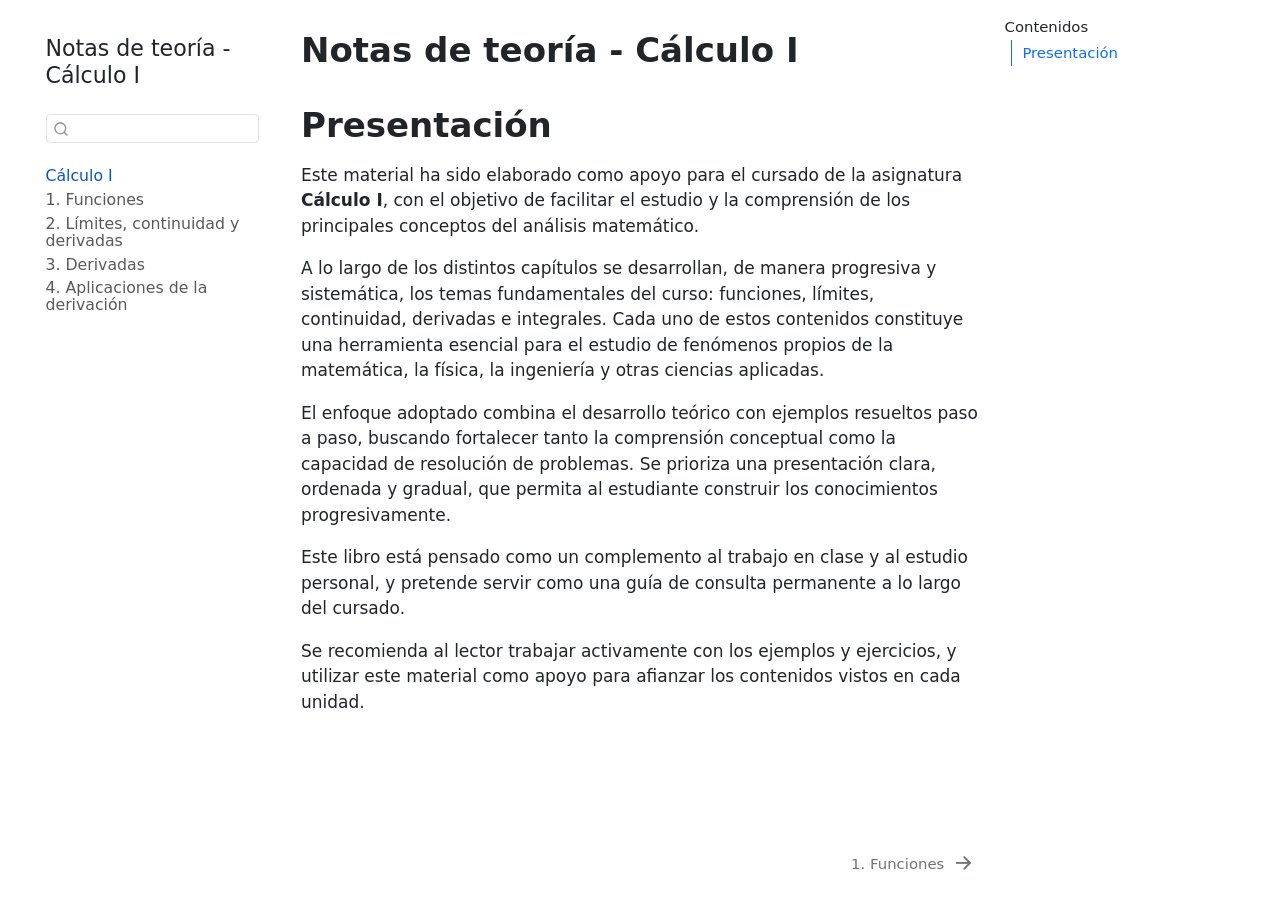
<file: _book/index.html>
<!DOCTYPE html>
<html xmlns="http://www.w3.org/1999/xhtml" lang="en" xml:lang="en"><head>

<meta charset="utf-8">
<meta name="generator" content="quarto-1.8.26">

<meta name="viewport" content="width=device-width, initial-scale=1.0, user-scalable=yes">


<title>Notas de teoría - Cálculo I</title>
<style>
code{white-space: pre-wrap;}
span.smallcaps{font-variant: small-caps;}
div.columns{display: flex; gap: min(4vw, 1.5em);}
div.column{flex: auto; overflow-x: auto;}
div.hanging-indent{margin-left: 1.5em; text-indent: -1.5em;}
ul.task-list{list-style: none;}
ul.task-list li input[type="checkbox"] {
  width: 0.8em;
  margin: 0 0.8em 0.2em -1em; /* quarto-specific, see https://github.com/quarto-dev/quarto-cli/issues/4556 */ 
  vertical-align: middle;
}
</style>


<script src="site_libs/quarto-nav/quarto-nav.js"></script>
<script src="site_libs/quarto-nav/headroom.min.js"></script>
<script src="site_libs/clipboard/clipboard.min.js"></script>
<script src="site_libs/quarto-search/autocomplete.umd.js"></script>
<script src="site_libs/quarto-search/fuse.min.js"></script>
<script src="site_libs/quarto-search/quarto-search.js"></script>
<meta name="quarto:offset" content="./">
<link href="./cap1.html" rel="next">
<script src="site_libs/quarto-html/quarto.js" type="module"></script>
<script src="site_libs/quarto-html/tabsets/tabsets.js" type="module"></script>
<script src="site_libs/quarto-html/axe/axe-check.js" type="module"></script>
<script src="site_libs/quarto-html/popper.min.js"></script>
<script src="site_libs/quarto-html/tippy.umd.min.js"></script>
<script src="site_libs/quarto-html/anchor.min.js"></script>
<link href="site_libs/quarto-html/tippy.css" rel="stylesheet">
<link href="site_libs/quarto-html/quarto-syntax-highlighting-587c61ba64f3a5504c4d52d930310e48.css" rel="stylesheet" id="quarto-text-highlighting-styles">
<script src="site_libs/bootstrap/bootstrap.min.js"></script>
<link href="site_libs/bootstrap/bootstrap-icons.css" rel="stylesheet">
<link href="site_libs/bootstrap/bootstrap-d9ea66fcd6c317012447f26e9c021348.min.css" rel="stylesheet" append-hash="true" id="quarto-bootstrap" data-mode="light">
<script id="quarto-search-options" type="application/json">{
  "location": "sidebar",
  "copy-button": false,
  "collapse-after": 3,
  "panel-placement": "start",
  "type": "textbox",
  "limit": 50,
  "keyboard-shortcut": [
    "f",
    "/",
    "s"
  ],
  "show-item-context": false,
  "language": {
    "search-no-results-text": "No results",
    "search-matching-documents-text": "matching documents",
    "search-copy-link-title": "Copy link to search",
    "search-hide-matches-text": "Hide additional matches",
    "search-more-match-text": "more match in this document",
    "search-more-matches-text": "more matches in this document",
    "search-clear-button-title": "Clear",
    "search-text-placeholder": "",
    "search-detached-cancel-button-title": "Cancel",
    "search-submit-button-title": "Submit",
    "search-label": "Search"
  }
}</script>


</head>

<body class="nav-sidebar floating quarto-light">

<div id="quarto-search-results"></div>
  <header id="quarto-header" class="headroom fixed-top">
  <nav class="quarto-secondary-nav">
    <div class="container-fluid d-flex">
      <button type="button" class="quarto-btn-toggle btn" data-bs-toggle="collapse" role="button" data-bs-target=".quarto-sidebar-collapse-item" aria-controls="quarto-sidebar" aria-expanded="false" aria-label="Toggle sidebar navigation" onclick="if (window.quartoToggleHeadroom) { window.quartoToggleHeadroom(); }">
        <i class="bi bi-layout-text-sidebar-reverse"></i>
      </button>
        <nav class="quarto-page-breadcrumbs" aria-label="breadcrumb"><ol class="breadcrumb"><li class="breadcrumb-item"><a href="./index.html"><span class="chapter-title">Cálculo I</span></a></li></ol></nav>
        <a class="flex-grow-1" role="navigation" data-bs-toggle="collapse" data-bs-target=".quarto-sidebar-collapse-item" aria-controls="quarto-sidebar" aria-expanded="false" aria-label="Toggle sidebar navigation" onclick="if (window.quartoToggleHeadroom) { window.quartoToggleHeadroom(); }">      
        </a>
      <button type="button" class="btn quarto-search-button" aria-label="Search" onclick="window.quartoOpenSearch();">
        <i class="bi bi-search"></i>
      </button>
    </div>
  </nav>
</header>
<!-- content -->
<div id="quarto-content" class="quarto-container page-columns page-rows-contents page-layout-article">
<!-- sidebar -->
  <nav id="quarto-sidebar" class="sidebar collapse collapse-horizontal quarto-sidebar-collapse-item sidebar-navigation floating overflow-auto">
    <div class="pt-lg-2 mt-2 text-left sidebar-header">
    <div class="sidebar-title mb-0 py-0">
      <a href="./">Notas de teoría - Cálculo I</a> 
    </div>
      </div>
        <div class="mt-2 flex-shrink-0 align-items-center">
        <div class="sidebar-search">
        <div id="quarto-search" class="" title="Search"></div>
        </div>
        </div>
    <div class="sidebar-menu-container"> 
    <ul class="list-unstyled mt-1">
        <li class="sidebar-item">
  <div class="sidebar-item-container"> 
  <a href="./index.html" class="sidebar-item-text sidebar-link active"><span class="chapter-title">Cálculo I</span></a>
  </div>
</li>
        <li class="sidebar-item">
  <div class="sidebar-item-container"> 
  <a href="./cap1.html" class="sidebar-item-text sidebar-link"><span class="chapter-title">1. Funciones</span></a>
  </div>
</li>
        <li class="sidebar-item">
  <div class="sidebar-item-container"> 
  <a href="./cap2.html" class="sidebar-item-text sidebar-link"><span class="chapter-title">2. Límites, continuidad y derivadas</span></a>
  </div>
</li>
        <li class="sidebar-item">
  <div class="sidebar-item-container"> 
  <a href="./cap3.html" class="sidebar-item-text sidebar-link"><span class="chapter-title">3. Derivadas</span></a>
  </div>
</li>
        <li class="sidebar-item">
  <div class="sidebar-item-container"> 
  <a href="./cap4.html" class="sidebar-item-text sidebar-link"><span class="chapter-title">4. Aplicaciones de la derivación</span></a>
  </div>
</li>
    </ul>
    </div>
</nav>
<div id="quarto-sidebar-glass" class="quarto-sidebar-collapse-item" data-bs-toggle="collapse" data-bs-target=".quarto-sidebar-collapse-item"></div>
<!-- margin-sidebar -->
    <div id="quarto-margin-sidebar" class="sidebar margin-sidebar">
        <nav id="TOC" role="doc-toc" class="toc-active">
    <h2 id="toc-title">Contenidos</h2>
   
  <ul>
  <li><a href="#presentación" id="toc-presentación" class="nav-link active" data-scroll-target="#presentación">Presentación</a></li>
  </ul>
</nav>
    </div>
<!-- main -->
<main class="content" id="quarto-document-content">

<header id="title-block-header" class="quarto-title-block default">
<div class="quarto-title">
<h1 class="title">Notas de teoría - Cálculo I</h1>
</div>



<div class="quarto-title-meta">

    
  
    
  </div>
  


</header>


<section id="presentación" class="level1">
<h1>Presentación</h1>
<p>Este material ha sido elaborado como apoyo para el cursado de la asignatura <strong>Cálculo I</strong>, con el objetivo de facilitar el estudio y la comprensión de los principales conceptos del análisis matemático.</p>
<p>A lo largo de los distintos capítulos se desarrollan, de manera progresiva y sistemática, los temas fundamentales del curso: funciones, límites, continuidad, derivadas e integrales. Cada uno de estos contenidos constituye una herramienta esencial para el estudio de fenómenos propios de la matemática, la física, la ingeniería y otras ciencias aplicadas.</p>
<p>El enfoque adoptado combina el desarrollo teórico con ejemplos resueltos paso a paso, buscando fortalecer tanto la comprensión conceptual como la capacidad de resolución de problemas. Se prioriza una presentación clara, ordenada y gradual, que permita al estudiante construir los conocimientos progresivamente.</p>
<p>Este libro está pensado como un complemento al trabajo en clase y al estudio personal, y pretende servir como una guía de consulta permanente a lo largo del cursado.</p>
<p>Se recomienda al lector trabajar activamente con los ejemplos y ejercicios, y utilizar este material como apoyo para afianzar los contenidos vistos en cada unidad.</p>


</section>

</main> <!-- /main -->
<script id="quarto-html-after-body" type="application/javascript">
  window.document.addEventListener("DOMContentLoaded", function (event) {
    const icon = "";
    const anchorJS = new window.AnchorJS();
    anchorJS.options = {
      placement: 'right',
      icon: icon
    };
    anchorJS.add('.anchored');
    const isCodeAnnotation = (el) => {
      for (const clz of el.classList) {
        if (clz.startsWith('code-annotation-')) {                     
          return true;
        }
      }
      return false;
    }
    const onCopySuccess = function(e) {
      // button target
      const button = e.trigger;
      // don't keep focus
      button.blur();
      // flash "checked"
      button.classList.add('code-copy-button-checked');
      var currentTitle = button.getAttribute("title");
      button.setAttribute("title", "Copied!");
      let tooltip;
      if (window.bootstrap) {
        button.setAttribute("data-bs-toggle", "tooltip");
        button.setAttribute("data-bs-placement", "left");
        button.setAttribute("data-bs-title", "Copied!");
        tooltip = new bootstrap.Tooltip(button, 
          { trigger: "manual", 
            customClass: "code-copy-button-tooltip",
            offset: [0, -8]});
        tooltip.show();    
      }
      setTimeout(function() {
        if (tooltip) {
          tooltip.hide();
          button.removeAttribute("data-bs-title");
          button.removeAttribute("data-bs-toggle");
          button.removeAttribute("data-bs-placement");
        }
        button.setAttribute("title", currentTitle);
        button.classList.remove('code-copy-button-checked');
      }, 1000);
      // clear code selection
      e.clearSelection();
    }
    const getTextToCopy = function(trigger) {
      const outerScaffold = trigger.parentElement.cloneNode(true);
      const codeEl = outerScaffold.querySelector('code');
      for (const childEl of codeEl.children) {
        if (isCodeAnnotation(childEl)) {
          childEl.remove();
        }
      }
      return codeEl.innerText;
    }
    const clipboard = new window.ClipboardJS('.code-copy-button:not([data-in-quarto-modal])', {
      text: getTextToCopy
    });
    clipboard.on('success', onCopySuccess);
    if (window.document.getElementById('quarto-embedded-source-code-modal')) {
      const clipboardModal = new window.ClipboardJS('.code-copy-button[data-in-quarto-modal]', {
        text: getTextToCopy,
        container: window.document.getElementById('quarto-embedded-source-code-modal')
      });
      clipboardModal.on('success', onCopySuccess);
    }
      var localhostRegex = new RegExp(/^(?:http|https):\/\/localhost\:?[0-9]*\//);
      var mailtoRegex = new RegExp(/^mailto:/);
        var filterRegex = new RegExp('/' + window.location.host + '/');
      var isInternal = (href) => {
          return filterRegex.test(href) || localhostRegex.test(href) || mailtoRegex.test(href);
      }
      // Inspect non-navigation links and adorn them if external
     var links = window.document.querySelectorAll('a[href]:not(.nav-link):not(.navbar-brand):not(.toc-action):not(.sidebar-link):not(.sidebar-item-toggle):not(.pagination-link):not(.no-external):not([aria-hidden]):not(.dropdown-item):not(.quarto-navigation-tool):not(.about-link)');
      for (var i=0; i<links.length; i++) {
        const link = links[i];
        if (!isInternal(link.href)) {
          // undo the damage that might have been done by quarto-nav.js in the case of
          // links that we want to consider external
          if (link.dataset.originalHref !== undefined) {
            link.href = link.dataset.originalHref;
          }
        }
      }
    function tippyHover(el, contentFn, onTriggerFn, onUntriggerFn) {
      const config = {
        allowHTML: true,
        maxWidth: 500,
        delay: 100,
        arrow: false,
        appendTo: function(el) {
            return el.parentElement;
        },
        interactive: true,
        interactiveBorder: 10,
        theme: 'quarto',
        placement: 'bottom-start',
      };
      if (contentFn) {
        config.content = contentFn;
      }
      if (onTriggerFn) {
        config.onTrigger = onTriggerFn;
      }
      if (onUntriggerFn) {
        config.onUntrigger = onUntriggerFn;
      }
      window.tippy(el, config); 
    }
    const noterefs = window.document.querySelectorAll('a[role="doc-noteref"]');
    for (var i=0; i<noterefs.length; i++) {
      const ref = noterefs[i];
      tippyHover(ref, function() {
        // use id or data attribute instead here
        let href = ref.getAttribute('data-footnote-href') || ref.getAttribute('href');
        try { href = new URL(href).hash; } catch {}
        const id = href.replace(/^#\/?/, "");
        const note = window.document.getElementById(id);
        if (note) {
          return note.innerHTML;
        } else {
          return "";
        }
      });
    }
    const xrefs = window.document.querySelectorAll('a.quarto-xref');
    const processXRef = (id, note) => {
      // Strip column container classes
      const stripColumnClz = (el) => {
        el.classList.remove("page-full", "page-columns");
        if (el.children) {
          for (const child of el.children) {
            stripColumnClz(child);
          }
        }
      }
      stripColumnClz(note)
      if (id === null || id.startsWith('sec-')) {
        // Special case sections, only their first couple elements
        const container = document.createElement("div");
        if (note.children && note.children.length > 2) {
          container.appendChild(note.children[0].cloneNode(true));
          for (let i = 1; i < note.children.length; i++) {
            const child = note.children[i];
            if (child.tagName === "P" && child.innerText === "") {
              continue;
            } else {
              container.appendChild(child.cloneNode(true));
              break;
            }
          }
          if (window.Quarto?.typesetMath) {
            window.Quarto.typesetMath(container);
          }
          return container.innerHTML
        } else {
          if (window.Quarto?.typesetMath) {
            window.Quarto.typesetMath(note);
          }
          return note.innerHTML;
        }
      } else {
        // Remove any anchor links if they are present
        const anchorLink = note.querySelector('a.anchorjs-link');
        if (anchorLink) {
          anchorLink.remove();
        }
        if (window.Quarto?.typesetMath) {
          window.Quarto.typesetMath(note);
        }
        if (note.classList.contains("callout")) {
          return note.outerHTML;
        } else {
          return note.innerHTML;
        }
      }
    }
    for (var i=0; i<xrefs.length; i++) {
      const xref = xrefs[i];
      tippyHover(xref, undefined, function(instance) {
        instance.disable();
        let url = xref.getAttribute('href');
        let hash = undefined; 
        if (url.startsWith('#')) {
          hash = url;
        } else {
          try { hash = new URL(url).hash; } catch {}
        }
        if (hash) {
          const id = hash.replace(/^#\/?/, "");
          const note = window.document.getElementById(id);
          if (note !== null) {
            try {
              const html = processXRef(id, note.cloneNode(true));
              instance.setContent(html);
            } finally {
              instance.enable();
              instance.show();
            }
          } else {
            // See if we can fetch this
            fetch(url.split('#')[0])
            .then(res => res.text())
            .then(html => {
              const parser = new DOMParser();
              const htmlDoc = parser.parseFromString(html, "text/html");
              const note = htmlDoc.getElementById(id);
              if (note !== null) {
                const html = processXRef(id, note);
                instance.setContent(html);
              } 
            }).finally(() => {
              instance.enable();
              instance.show();
            });
          }
        } else {
          // See if we can fetch a full url (with no hash to target)
          // This is a special case and we should probably do some content thinning / targeting
          fetch(url)
          .then(res => res.text())
          .then(html => {
            const parser = new DOMParser();
            const htmlDoc = parser.parseFromString(html, "text/html");
            const note = htmlDoc.querySelector('main.content');
            if (note !== null) {
              // This should only happen for chapter cross references
              // (since there is no id in the URL)
              // remove the first header
              if (note.children.length > 0 && note.children[0].tagName === "HEADER") {
                note.children[0].remove();
              }
              const html = processXRef(null, note);
              instance.setContent(html);
            } 
          }).finally(() => {
            instance.enable();
            instance.show();
          });
        }
      }, function(instance) {
      });
    }
        let selectedAnnoteEl;
        const selectorForAnnotation = ( cell, annotation) => {
          let cellAttr = 'data-code-cell="' + cell + '"';
          let lineAttr = 'data-code-annotation="' +  annotation + '"';
          const selector = 'span[' + cellAttr + '][' + lineAttr + ']';
          return selector;
        }
        const selectCodeLines = (annoteEl) => {
          const doc = window.document;
          const targetCell = annoteEl.getAttribute("data-target-cell");
          const targetAnnotation = annoteEl.getAttribute("data-target-annotation");
          const annoteSpan = window.document.querySelector(selectorForAnnotation(targetCell, targetAnnotation));
          const lines = annoteSpan.getAttribute("data-code-lines").split(",");
          const lineIds = lines.map((line) => {
            return targetCell + "-" + line;
          })
          let top = null;
          let height = null;
          let parent = null;
          if (lineIds.length > 0) {
              //compute the position of the single el (top and bottom and make a div)
              const el = window.document.getElementById(lineIds[0]);
              top = el.offsetTop;
              height = el.offsetHeight;
              parent = el.parentElement.parentElement;
            if (lineIds.length > 1) {
              const lastEl = window.document.getElementById(lineIds[lineIds.length - 1]);
              const bottom = lastEl.offsetTop + lastEl.offsetHeight;
              height = bottom - top;
            }
            if (top !== null && height !== null && parent !== null) {
              // cook up a div (if necessary) and position it 
              let div = window.document.getElementById("code-annotation-line-highlight");
              if (div === null) {
                div = window.document.createElement("div");
                div.setAttribute("id", "code-annotation-line-highlight");
                div.style.position = 'absolute';
                parent.appendChild(div);
              }
              div.style.top = top - 2 + "px";
              div.style.height = height + 4 + "px";
              div.style.left = 0;
              let gutterDiv = window.document.getElementById("code-annotation-line-highlight-gutter");
              if (gutterDiv === null) {
                gutterDiv = window.document.createElement("div");
                gutterDiv.setAttribute("id", "code-annotation-line-highlight-gutter");
                gutterDiv.style.position = 'absolute';
                const codeCell = window.document.getElementById(targetCell);
                const gutter = codeCell.querySelector('.code-annotation-gutter');
                gutter.appendChild(gutterDiv);
              }
              gutterDiv.style.top = top - 2 + "px";
              gutterDiv.style.height = height + 4 + "px";
            }
            selectedAnnoteEl = annoteEl;
          }
        };
        const unselectCodeLines = () => {
          const elementsIds = ["code-annotation-line-highlight", "code-annotation-line-highlight-gutter"];
          elementsIds.forEach((elId) => {
            const div = window.document.getElementById(elId);
            if (div) {
              div.remove();
            }
          });
          selectedAnnoteEl = undefined;
        };
          // Handle positioning of the toggle
      window.addEventListener(
        "resize",
        throttle(() => {
          elRect = undefined;
          if (selectedAnnoteEl) {
            selectCodeLines(selectedAnnoteEl);
          }
        }, 10)
      );
      function throttle(fn, ms) {
      let throttle = false;
      let timer;
        return (...args) => {
          if(!throttle) { // first call gets through
              fn.apply(this, args);
              throttle = true;
          } else { // all the others get throttled
              if(timer) clearTimeout(timer); // cancel #2
              timer = setTimeout(() => {
                fn.apply(this, args);
                timer = throttle = false;
              }, ms);
          }
        };
      }
        // Attach click handler to the DT
        const annoteDls = window.document.querySelectorAll('dt[data-target-cell]');
        for (const annoteDlNode of annoteDls) {
          annoteDlNode.addEventListener('click', (event) => {
            const clickedEl = event.target;
            if (clickedEl !== selectedAnnoteEl) {
              unselectCodeLines();
              const activeEl = window.document.querySelector('dt[data-target-cell].code-annotation-active');
              if (activeEl) {
                activeEl.classList.remove('code-annotation-active');
              }
              selectCodeLines(clickedEl);
              clickedEl.classList.add('code-annotation-active');
            } else {
              // Unselect the line
              unselectCodeLines();
              clickedEl.classList.remove('code-annotation-active');
            }
          });
        }
    const findCites = (el) => {
      const parentEl = el.parentElement;
      if (parentEl) {
        const cites = parentEl.dataset.cites;
        if (cites) {
          return {
            el,
            cites: cites.split(' ')
          };
        } else {
          return findCites(el.parentElement)
        }
      } else {
        return undefined;
      }
    };
    var bibliorefs = window.document.querySelectorAll('a[role="doc-biblioref"]');
    for (var i=0; i<bibliorefs.length; i++) {
      const ref = bibliorefs[i];
      const citeInfo = findCites(ref);
      if (citeInfo) {
        tippyHover(citeInfo.el, function() {
          var popup = window.document.createElement('div');
          citeInfo.cites.forEach(function(cite) {
            var citeDiv = window.document.createElement('div');
            citeDiv.classList.add('hanging-indent');
            citeDiv.classList.add('csl-entry');
            var biblioDiv = window.document.getElementById('ref-' + cite);
            if (biblioDiv) {
              citeDiv.innerHTML = biblioDiv.innerHTML;
            }
            popup.appendChild(citeDiv);
          });
          return popup.innerHTML;
        });
      }
    }
  });
  </script>
<nav class="page-navigation">
  <div class="nav-page nav-page-previous">
  </div>
  <div class="nav-page nav-page-next">
      <a href="./cap1.html" class="pagination-link" aria-label="1. Funciones">
        <span class="nav-page-text"><span class="chapter-title">1. Funciones</span></span> <i class="bi bi-arrow-right-short"></i>
      </a>
  </div>
</nav>
</div> <!-- /content -->




</body></html>
</file>
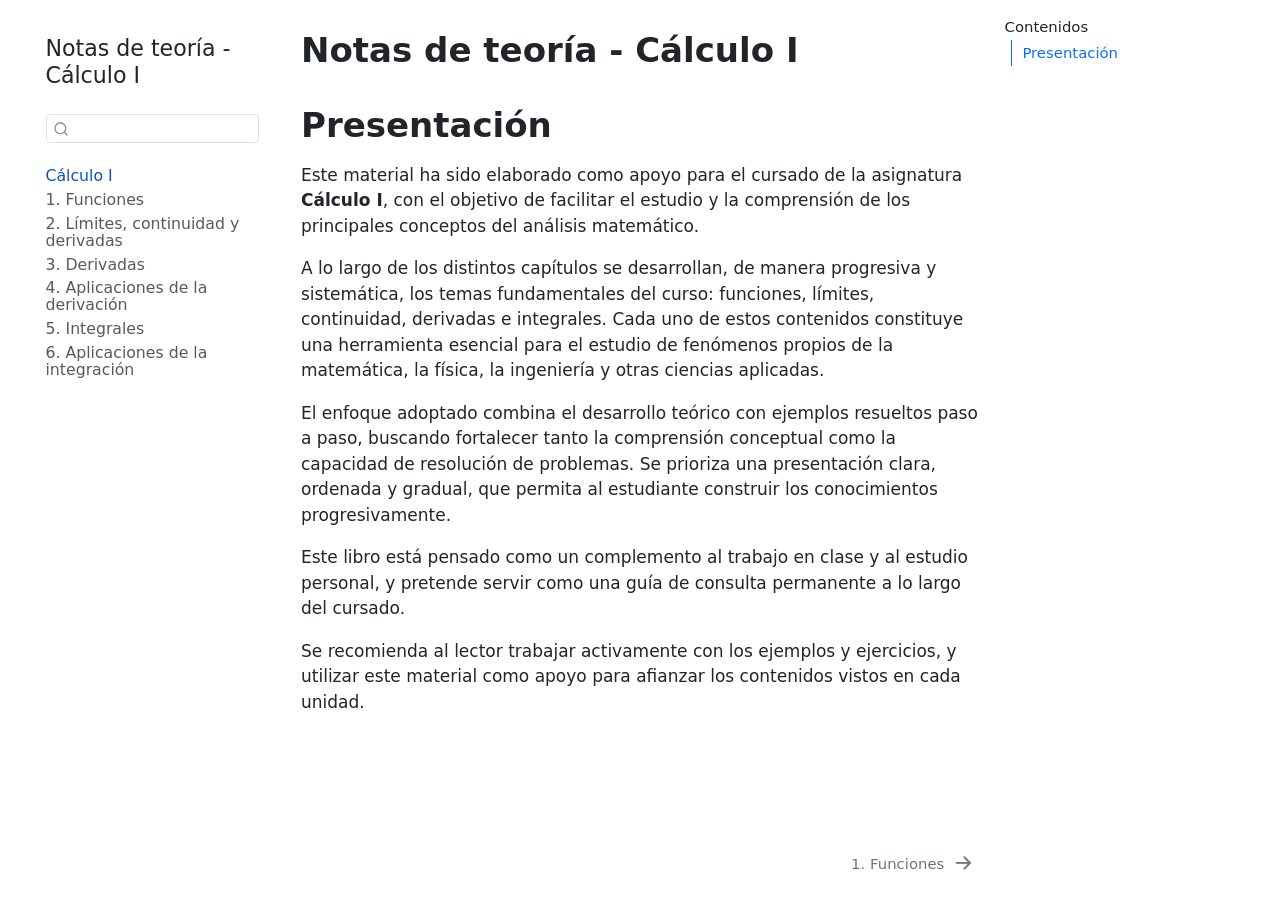
<file: docs/index.html>
<!DOCTYPE html>
<html xmlns="http://www.w3.org/1999/xhtml" lang="en" xml:lang="en"><head>

<meta charset="utf-8">
<meta name="generator" content="quarto-1.8.26">

<meta name="viewport" content="width=device-width, initial-scale=1.0, user-scalable=yes">


<title>Notas de teoría - Cálculo I</title>
<style>
code{white-space: pre-wrap;}
span.smallcaps{font-variant: small-caps;}
div.columns{display: flex; gap: min(4vw, 1.5em);}
div.column{flex: auto; overflow-x: auto;}
div.hanging-indent{margin-left: 1.5em; text-indent: -1.5em;}
ul.task-list{list-style: none;}
ul.task-list li input[type="checkbox"] {
  width: 0.8em;
  margin: 0 0.8em 0.2em -1em; /* quarto-specific, see https://github.com/quarto-dev/quarto-cli/issues/4556 */ 
  vertical-align: middle;
}
</style>


<script src="site_libs/quarto-nav/quarto-nav.js"></script>
<script src="site_libs/quarto-nav/headroom.min.js"></script>
<script src="site_libs/clipboard/clipboard.min.js"></script>
<script src="site_libs/quarto-search/autocomplete.umd.js"></script>
<script src="site_libs/quarto-search/fuse.min.js"></script>
<script src="site_libs/quarto-search/quarto-search.js"></script>
<meta name="quarto:offset" content="./">
<link href="./cap1.html" rel="next">
<script src="site_libs/quarto-html/quarto.js" type="module"></script>
<script src="site_libs/quarto-html/tabsets/tabsets.js" type="module"></script>
<script src="site_libs/quarto-html/axe/axe-check.js" type="module"></script>
<script src="site_libs/quarto-html/popper.min.js"></script>
<script src="site_libs/quarto-html/tippy.umd.min.js"></script>
<script src="site_libs/quarto-html/anchor.min.js"></script>
<link href="site_libs/quarto-html/tippy.css" rel="stylesheet">
<link href="site_libs/quarto-html/quarto-syntax-highlighting-587c61ba64f3a5504c4d52d930310e48.css" rel="stylesheet" id="quarto-text-highlighting-styles">
<script src="site_libs/bootstrap/bootstrap.min.js"></script>
<link href="site_libs/bootstrap/bootstrap-icons.css" rel="stylesheet">
<link href="site_libs/bootstrap/bootstrap-d9ea66fcd6c317012447f26e9c021348.min.css" rel="stylesheet" append-hash="true" id="quarto-bootstrap" data-mode="light">
<script id="quarto-search-options" type="application/json">{
  "location": "sidebar",
  "copy-button": false,
  "collapse-after": 3,
  "panel-placement": "start",
  "type": "textbox",
  "limit": 50,
  "keyboard-shortcut": [
    "f",
    "/",
    "s"
  ],
  "show-item-context": false,
  "language": {
    "search-no-results-text": "No results",
    "search-matching-documents-text": "matching documents",
    "search-copy-link-title": "Copy link to search",
    "search-hide-matches-text": "Hide additional matches",
    "search-more-match-text": "more match in this document",
    "search-more-matches-text": "more matches in this document",
    "search-clear-button-title": "Clear",
    "search-text-placeholder": "",
    "search-detached-cancel-button-title": "Cancel",
    "search-submit-button-title": "Submit",
    "search-label": "Search"
  }
}</script>


</head>

<body class="nav-sidebar floating quarto-light">

<div id="quarto-search-results"></div>
  <header id="quarto-header" class="headroom fixed-top">
  <nav class="quarto-secondary-nav">
    <div class="container-fluid d-flex">
      <button type="button" class="quarto-btn-toggle btn" data-bs-toggle="collapse" role="button" data-bs-target=".quarto-sidebar-collapse-item" aria-controls="quarto-sidebar" aria-expanded="false" aria-label="Toggle sidebar navigation" onclick="if (window.quartoToggleHeadroom) { window.quartoToggleHeadroom(); }">
        <i class="bi bi-layout-text-sidebar-reverse"></i>
      </button>
        <nav class="quarto-page-breadcrumbs" aria-label="breadcrumb"><ol class="breadcrumb"><li class="breadcrumb-item"><a href="./index.html"><span class="chapter-title">Cálculo I</span></a></li></ol></nav>
        <a class="flex-grow-1" role="navigation" data-bs-toggle="collapse" data-bs-target=".quarto-sidebar-collapse-item" aria-controls="quarto-sidebar" aria-expanded="false" aria-label="Toggle sidebar navigation" onclick="if (window.quartoToggleHeadroom) { window.quartoToggleHeadroom(); }">      
        </a>
      <button type="button" class="btn quarto-search-button" aria-label="Search" onclick="window.quartoOpenSearch();">
        <i class="bi bi-search"></i>
      </button>
    </div>
  </nav>
</header>
<!-- content -->
<div id="quarto-content" class="quarto-container page-columns page-rows-contents page-layout-article">
<!-- sidebar -->
  <nav id="quarto-sidebar" class="sidebar collapse collapse-horizontal quarto-sidebar-collapse-item sidebar-navigation floating overflow-auto">
    <div class="pt-lg-2 mt-2 text-left sidebar-header">
    <div class="sidebar-title mb-0 py-0">
      <a href="./">Notas de teoría - Cálculo I</a> 
    </div>
      </div>
        <div class="mt-2 flex-shrink-0 align-items-center">
        <div class="sidebar-search">
        <div id="quarto-search" class="" title="Search"></div>
        </div>
        </div>
    <div class="sidebar-menu-container"> 
    <ul class="list-unstyled mt-1">
        <li class="sidebar-item">
  <div class="sidebar-item-container"> 
  <a href="./index.html" class="sidebar-item-text sidebar-link active"><span class="chapter-title">Cálculo I</span></a>
  </div>
</li>
        <li class="sidebar-item">
  <div class="sidebar-item-container"> 
  <a href="./cap1.html" class="sidebar-item-text sidebar-link"><span class="chapter-title">1. Funciones</span></a>
  </div>
</li>
        <li class="sidebar-item">
  <div class="sidebar-item-container"> 
  <a href="./cap2.html" class="sidebar-item-text sidebar-link"><span class="chapter-title">2. Límites, continuidad y derivadas</span></a>
  </div>
</li>
        <li class="sidebar-item">
  <div class="sidebar-item-container"> 
  <a href="./cap3.html" class="sidebar-item-text sidebar-link"><span class="chapter-title">3. Derivadas</span></a>
  </div>
</li>
        <li class="sidebar-item">
  <div class="sidebar-item-container"> 
  <a href="./cap4.html" class="sidebar-item-text sidebar-link"><span class="chapter-title">4. Aplicaciones de la derivación</span></a>
  </div>
</li>
        <li class="sidebar-item">
  <div class="sidebar-item-container"> 
  <a href="./cap5.html" class="sidebar-item-text sidebar-link"><span class="chapter-title">5. Integrales</span></a>
  </div>
</li>
        <li class="sidebar-item">
  <div class="sidebar-item-container"> 
  <a href="./cap6.html" class="sidebar-item-text sidebar-link"><span class="chapter-title">6. Aplicaciones de la integración</span></a>
  </div>
</li>
    </ul>
    </div>
</nav>
<div id="quarto-sidebar-glass" class="quarto-sidebar-collapse-item" data-bs-toggle="collapse" data-bs-target=".quarto-sidebar-collapse-item"></div>
<!-- margin-sidebar -->
    <div id="quarto-margin-sidebar" class="sidebar margin-sidebar">
        <nav id="TOC" role="doc-toc" class="toc-active">
    <h2 id="toc-title">Contenidos</h2>
   
  <ul>
  <li><a href="#presentación" id="toc-presentación" class="nav-link active" data-scroll-target="#presentación">Presentación</a></li>
  </ul>
</nav>
    </div>
<!-- main -->
<main class="content" id="quarto-document-content">

<header id="title-block-header" class="quarto-title-block default">
<div class="quarto-title">
<h1 class="title">Notas de teoría - Cálculo I</h1>
</div>



<div class="quarto-title-meta">

    
  
    
  </div>
  


</header>


<section id="presentación" class="level1">
<h1>Presentación</h1>
<p>Este material ha sido elaborado como apoyo para el cursado de la asignatura <strong>Cálculo I</strong>, con el objetivo de facilitar el estudio y la comprensión de los principales conceptos del análisis matemático.</p>
<p>A lo largo de los distintos capítulos se desarrollan, de manera progresiva y sistemática, los temas fundamentales del curso: funciones, límites, continuidad, derivadas e integrales. Cada uno de estos contenidos constituye una herramienta esencial para el estudio de fenómenos propios de la matemática, la física, la ingeniería y otras ciencias aplicadas.</p>
<p>El enfoque adoptado combina el desarrollo teórico con ejemplos resueltos paso a paso, buscando fortalecer tanto la comprensión conceptual como la capacidad de resolución de problemas. Se prioriza una presentación clara, ordenada y gradual, que permita al estudiante construir los conocimientos progresivamente.</p>
<p>Este libro está pensado como un complemento al trabajo en clase y al estudio personal, y pretende servir como una guía de consulta permanente a lo largo del cursado.</p>
<p>Se recomienda al lector trabajar activamente con los ejemplos y ejercicios, y utilizar este material como apoyo para afianzar los contenidos vistos en cada unidad.</p>


</section>

</main> <!-- /main -->
<script id="quarto-html-after-body" type="application/javascript">
  window.document.addEventListener("DOMContentLoaded", function (event) {
    const icon = "";
    const anchorJS = new window.AnchorJS();
    anchorJS.options = {
      placement: 'right',
      icon: icon
    };
    anchorJS.add('.anchored');
    const isCodeAnnotation = (el) => {
      for (const clz of el.classList) {
        if (clz.startsWith('code-annotation-')) {                     
          return true;
        }
      }
      return false;
    }
    const onCopySuccess = function(e) {
      // button target
      const button = e.trigger;
      // don't keep focus
      button.blur();
      // flash "checked"
      button.classList.add('code-copy-button-checked');
      var currentTitle = button.getAttribute("title");
      button.setAttribute("title", "Copied!");
      let tooltip;
      if (window.bootstrap) {
        button.setAttribute("data-bs-toggle", "tooltip");
        button.setAttribute("data-bs-placement", "left");
        button.setAttribute("data-bs-title", "Copied!");
        tooltip = new bootstrap.Tooltip(button, 
          { trigger: "manual", 
            customClass: "code-copy-button-tooltip",
            offset: [0, -8]});
        tooltip.show();    
      }
      setTimeout(function() {
        if (tooltip) {
          tooltip.hide();
          button.removeAttribute("data-bs-title");
          button.removeAttribute("data-bs-toggle");
          button.removeAttribute("data-bs-placement");
        }
        button.setAttribute("title", currentTitle);
        button.classList.remove('code-copy-button-checked');
      }, 1000);
      // clear code selection
      e.clearSelection();
    }
    const getTextToCopy = function(trigger) {
      const outerScaffold = trigger.parentElement.cloneNode(true);
      const codeEl = outerScaffold.querySelector('code');
      for (const childEl of codeEl.children) {
        if (isCodeAnnotation(childEl)) {
          childEl.remove();
        }
      }
      return codeEl.innerText;
    }
    const clipboard = new window.ClipboardJS('.code-copy-button:not([data-in-quarto-modal])', {
      text: getTextToCopy
    });
    clipboard.on('success', onCopySuccess);
    if (window.document.getElementById('quarto-embedded-source-code-modal')) {
      const clipboardModal = new window.ClipboardJS('.code-copy-button[data-in-quarto-modal]', {
        text: getTextToCopy,
        container: window.document.getElementById('quarto-embedded-source-code-modal')
      });
      clipboardModal.on('success', onCopySuccess);
    }
      var localhostRegex = new RegExp(/^(?:http|https):\/\/localhost\:?[0-9]*\//);
      var mailtoRegex = new RegExp(/^mailto:/);
        var filterRegex = new RegExp('/' + window.location.host + '/');
      var isInternal = (href) => {
          return filterRegex.test(href) || localhostRegex.test(href) || mailtoRegex.test(href);
      }
      // Inspect non-navigation links and adorn them if external
     var links = window.document.querySelectorAll('a[href]:not(.nav-link):not(.navbar-brand):not(.toc-action):not(.sidebar-link):not(.sidebar-item-toggle):not(.pagination-link):not(.no-external):not([aria-hidden]):not(.dropdown-item):not(.quarto-navigation-tool):not(.about-link)');
      for (var i=0; i<links.length; i++) {
        const link = links[i];
        if (!isInternal(link.href)) {
          // undo the damage that might have been done by quarto-nav.js in the case of
          // links that we want to consider external
          if (link.dataset.originalHref !== undefined) {
            link.href = link.dataset.originalHref;
          }
        }
      }
    function tippyHover(el, contentFn, onTriggerFn, onUntriggerFn) {
      const config = {
        allowHTML: true,
        maxWidth: 500,
        delay: 100,
        arrow: false,
        appendTo: function(el) {
            return el.parentElement;
        },
        interactive: true,
        interactiveBorder: 10,
        theme: 'quarto',
        placement: 'bottom-start',
      };
      if (contentFn) {
        config.content = contentFn;
      }
      if (onTriggerFn) {
        config.onTrigger = onTriggerFn;
      }
      if (onUntriggerFn) {
        config.onUntrigger = onUntriggerFn;
      }
      window.tippy(el, config); 
    }
    const noterefs = window.document.querySelectorAll('a[role="doc-noteref"]');
    for (var i=0; i<noterefs.length; i++) {
      const ref = noterefs[i];
      tippyHover(ref, function() {
        // use id or data attribute instead here
        let href = ref.getAttribute('data-footnote-href') || ref.getAttribute('href');
        try { href = new URL(href).hash; } catch {}
        const id = href.replace(/^#\/?/, "");
        const note = window.document.getElementById(id);
        if (note) {
          return note.innerHTML;
        } else {
          return "";
        }
      });
    }
    const xrefs = window.document.querySelectorAll('a.quarto-xref');
    const processXRef = (id, note) => {
      // Strip column container classes
      const stripColumnClz = (el) => {
        el.classList.remove("page-full", "page-columns");
        if (el.children) {
          for (const child of el.children) {
            stripColumnClz(child);
          }
        }
      }
      stripColumnClz(note)
      if (id === null || id.startsWith('sec-')) {
        // Special case sections, only their first couple elements
        const container = document.createElement("div");
        if (note.children && note.children.length > 2) {
          container.appendChild(note.children[0].cloneNode(true));
          for (let i = 1; i < note.children.length; i++) {
            const child = note.children[i];
            if (child.tagName === "P" && child.innerText === "") {
              continue;
            } else {
              container.appendChild(child.cloneNode(true));
              break;
            }
          }
          if (window.Quarto?.typesetMath) {
            window.Quarto.typesetMath(container);
          }
          return container.innerHTML
        } else {
          if (window.Quarto?.typesetMath) {
            window.Quarto.typesetMath(note);
          }
          return note.innerHTML;
        }
      } else {
        // Remove any anchor links if they are present
        const anchorLink = note.querySelector('a.anchorjs-link');
        if (anchorLink) {
          anchorLink.remove();
        }
        if (window.Quarto?.typesetMath) {
          window.Quarto.typesetMath(note);
        }
        if (note.classList.contains("callout")) {
          return note.outerHTML;
        } else {
          return note.innerHTML;
        }
      }
    }
    for (var i=0; i<xrefs.length; i++) {
      const xref = xrefs[i];
      tippyHover(xref, undefined, function(instance) {
        instance.disable();
        let url = xref.getAttribute('href');
        let hash = undefined; 
        if (url.startsWith('#')) {
          hash = url;
        } else {
          try { hash = new URL(url).hash; } catch {}
        }
        if (hash) {
          const id = hash.replace(/^#\/?/, "");
          const note = window.document.getElementById(id);
          if (note !== null) {
            try {
              const html = processXRef(id, note.cloneNode(true));
              instance.setContent(html);
            } finally {
              instance.enable();
              instance.show();
            }
          } else {
            // See if we can fetch this
            fetch(url.split('#')[0])
            .then(res => res.text())
            .then(html => {
              const parser = new DOMParser();
              const htmlDoc = parser.parseFromString(html, "text/html");
              const note = htmlDoc.getElementById(id);
              if (note !== null) {
                const html = processXRef(id, note);
                instance.setContent(html);
              } 
            }).finally(() => {
              instance.enable();
              instance.show();
            });
          }
        } else {
          // See if we can fetch a full url (with no hash to target)
          // This is a special case and we should probably do some content thinning / targeting
          fetch(url)
          .then(res => res.text())
          .then(html => {
            const parser = new DOMParser();
            const htmlDoc = parser.parseFromString(html, "text/html");
            const note = htmlDoc.querySelector('main.content');
            if (note !== null) {
              // This should only happen for chapter cross references
              // (since there is no id in the URL)
              // remove the first header
              if (note.children.length > 0 && note.children[0].tagName === "HEADER") {
                note.children[0].remove();
              }
              const html = processXRef(null, note);
              instance.setContent(html);
            } 
          }).finally(() => {
            instance.enable();
            instance.show();
          });
        }
      }, function(instance) {
      });
    }
        let selectedAnnoteEl;
        const selectorForAnnotation = ( cell, annotation) => {
          let cellAttr = 'data-code-cell="' + cell + '"';
          let lineAttr = 'data-code-annotation="' +  annotation + '"';
          const selector = 'span[' + cellAttr + '][' + lineAttr + ']';
          return selector;
        }
        const selectCodeLines = (annoteEl) => {
          const doc = window.document;
          const targetCell = annoteEl.getAttribute("data-target-cell");
          const targetAnnotation = annoteEl.getAttribute("data-target-annotation");
          const annoteSpan = window.document.querySelector(selectorForAnnotation(targetCell, targetAnnotation));
          const lines = annoteSpan.getAttribute("data-code-lines").split(",");
          const lineIds = lines.map((line) => {
            return targetCell + "-" + line;
          })
          let top = null;
          let height = null;
          let parent = null;
          if (lineIds.length > 0) {
              //compute the position of the single el (top and bottom and make a div)
              const el = window.document.getElementById(lineIds[0]);
              top = el.offsetTop;
              height = el.offsetHeight;
              parent = el.parentElement.parentElement;
            if (lineIds.length > 1) {
              const lastEl = window.document.getElementById(lineIds[lineIds.length - 1]);
              const bottom = lastEl.offsetTop + lastEl.offsetHeight;
              height = bottom - top;
            }
            if (top !== null && height !== null && parent !== null) {
              // cook up a div (if necessary) and position it 
              let div = window.document.getElementById("code-annotation-line-highlight");
              if (div === null) {
                div = window.document.createElement("div");
                div.setAttribute("id", "code-annotation-line-highlight");
                div.style.position = 'absolute';
                parent.appendChild(div);
              }
              div.style.top = top - 2 + "px";
              div.style.height = height + 4 + "px";
              div.style.left = 0;
              let gutterDiv = window.document.getElementById("code-annotation-line-highlight-gutter");
              if (gutterDiv === null) {
                gutterDiv = window.document.createElement("div");
                gutterDiv.setAttribute("id", "code-annotation-line-highlight-gutter");
                gutterDiv.style.position = 'absolute';
                const codeCell = window.document.getElementById(targetCell);
                const gutter = codeCell.querySelector('.code-annotation-gutter');
                gutter.appendChild(gutterDiv);
              }
              gutterDiv.style.top = top - 2 + "px";
              gutterDiv.style.height = height + 4 + "px";
            }
            selectedAnnoteEl = annoteEl;
          }
        };
        const unselectCodeLines = () => {
          const elementsIds = ["code-annotation-line-highlight", "code-annotation-line-highlight-gutter"];
          elementsIds.forEach((elId) => {
            const div = window.document.getElementById(elId);
            if (div) {
              div.remove();
            }
          });
          selectedAnnoteEl = undefined;
        };
          // Handle positioning of the toggle
      window.addEventListener(
        "resize",
        throttle(() => {
          elRect = undefined;
          if (selectedAnnoteEl) {
            selectCodeLines(selectedAnnoteEl);
          }
        }, 10)
      );
      function throttle(fn, ms) {
      let throttle = false;
      let timer;
        return (...args) => {
          if(!throttle) { // first call gets through
              fn.apply(this, args);
              throttle = true;
          } else { // all the others get throttled
              if(timer) clearTimeout(timer); // cancel #2
              timer = setTimeout(() => {
                fn.apply(this, args);
                timer = throttle = false;
              }, ms);
          }
        };
      }
        // Attach click handler to the DT
        const annoteDls = window.document.querySelectorAll('dt[data-target-cell]');
        for (const annoteDlNode of annoteDls) {
          annoteDlNode.addEventListener('click', (event) => {
            const clickedEl = event.target;
            if (clickedEl !== selectedAnnoteEl) {
              unselectCodeLines();
              const activeEl = window.document.querySelector('dt[data-target-cell].code-annotation-active');
              if (activeEl) {
                activeEl.classList.remove('code-annotation-active');
              }
              selectCodeLines(clickedEl);
              clickedEl.classList.add('code-annotation-active');
            } else {
              // Unselect the line
              unselectCodeLines();
              clickedEl.classList.remove('code-annotation-active');
            }
          });
        }
    const findCites = (el) => {
      const parentEl = el.parentElement;
      if (parentEl) {
        const cites = parentEl.dataset.cites;
        if (cites) {
          return {
            el,
            cites: cites.split(' ')
          };
        } else {
          return findCites(el.parentElement)
        }
      } else {
        return undefined;
      }
    };
    var bibliorefs = window.document.querySelectorAll('a[role="doc-biblioref"]');
    for (var i=0; i<bibliorefs.length; i++) {
      const ref = bibliorefs[i];
      const citeInfo = findCites(ref);
      if (citeInfo) {
        tippyHover(citeInfo.el, function() {
          var popup = window.document.createElement('div');
          citeInfo.cites.forEach(function(cite) {
            var citeDiv = window.document.createElement('div');
            citeDiv.classList.add('hanging-indent');
            citeDiv.classList.add('csl-entry');
            var biblioDiv = window.document.getElementById('ref-' + cite);
            if (biblioDiv) {
              citeDiv.innerHTML = biblioDiv.innerHTML;
            }
            popup.appendChild(citeDiv);
          });
          return popup.innerHTML;
        });
      }
    }
  });
  </script>
<nav class="page-navigation">
  <div class="nav-page nav-page-previous">
  </div>
  <div class="nav-page nav-page-next">
      <a href="./cap1.html" class="pagination-link" aria-label="1. Funciones">
        <span class="nav-page-text"><span class="chapter-title">1. Funciones</span></span> <i class="bi bi-arrow-right-short"></i>
      </a>
  </div>
</nav>
</div> <!-- /content -->




</body></html>
</file>
<file: _book/site_libs/quarto-html/tippy.css>
.tippy-box[data-animation=fade][data-state=hidden]{opacity:0}[data-tippy-root]{max-width:calc(100vw - 10px)}.tippy-box{position:relative;background-color:#333;color:#fff;border-radius:4px;font-size:14px;line-height:1.4;white-space:normal;outline:0;transition-property:transform,visibility,opacity}.tippy-box[data-placement^=top]>.tippy-arrow{bottom:0}.tippy-box[data-placement^=top]>.tippy-arrow:before{bottom:-7px;left:0;border-width:8px 8px 0;border-top-color:initial;transform-origin:center top}.tippy-box[data-placement^=bottom]>.tippy-arrow{top:0}.tippy-box[data-placement^=bottom]>.tippy-arrow:before{top:-7px;left:0;border-width:0 8px 8px;border-bottom-color:initial;transform-origin:center bottom}.tippy-box[data-placement^=left]>.tippy-arrow{right:0}.tippy-box[data-placement^=left]>.tippy-arrow:before{border-width:8px 0 8px 8px;border-left-color:initial;right:-7px;transform-origin:center left}.tippy-box[data-placement^=right]>.tippy-arrow{left:0}.tippy-box[data-placement^=right]>.tippy-arrow:before{left:-7px;border-width:8px 8px 8px 0;border-right-color:initial;transform-origin:center right}.tippy-box[data-inertia][data-state=visible]{transition-timing-function:cubic-bezier(.54,1.5,.38,1.11)}.tippy-arrow{width:16px;height:16px;color:#333}.tippy-arrow:before{content:"";position:absolute;border-color:transparent;border-style:solid}.tippy-content{position:relative;padding:5px 9px;z-index:1}
</file>
<file: _book/site_libs/quarto-html/quarto-syntax-highlighting-587c61ba64f3a5504c4d52d930310e48.css>
/* quarto syntax highlight colors */
:root {
  --quarto-hl-ot-color: #003B4F;
  --quarto-hl-at-color: #657422;
  --quarto-hl-ss-color: #20794D;
  --quarto-hl-an-color: #5E5E5E;
  --quarto-hl-fu-color: #4758AB;
  --quarto-hl-st-color: #20794D;
  --quarto-hl-cf-color: #003B4F;
  --quarto-hl-op-color: #5E5E5E;
  --quarto-hl-er-color: #AD0000;
  --quarto-hl-bn-color: #AD0000;
  --quarto-hl-al-color: #AD0000;
  --quarto-hl-va-color: #111111;
  --quarto-hl-bu-color: inherit;
  --quarto-hl-ex-color: inherit;
  --quarto-hl-pp-color: #AD0000;
  --quarto-hl-in-color: #5E5E5E;
  --quarto-hl-vs-color: #20794D;
  --quarto-hl-wa-color: #5E5E5E;
  --quarto-hl-do-color: #5E5E5E;
  --quarto-hl-im-color: #00769E;
  --quarto-hl-ch-color: #20794D;
  --quarto-hl-dt-color: #AD0000;
  --quarto-hl-fl-color: #AD0000;
  --quarto-hl-co-color: #5E5E5E;
  --quarto-hl-cv-color: #5E5E5E;
  --quarto-hl-cn-color: #8f5902;
  --quarto-hl-sc-color: #5E5E5E;
  --quarto-hl-dv-color: #AD0000;
  --quarto-hl-kw-color: #003B4F;
}

/* other quarto variables */
:root {
  --quarto-font-monospace: SFMono-Regular, Menlo, Monaco, Consolas, "Liberation Mono", "Courier New", monospace;
}

/* syntax highlight based on Pandoc's rules */
pre > code.sourceCode > span {
  color: #003B4F;
}

code.sourceCode > span {
  color: #003B4F;
}

div.sourceCode,
div.sourceCode pre.sourceCode {
  color: #003B4F;
}

/* Normal */
code span {
  color: #003B4F;
}

/* Alert */
code span.al {
  color: #AD0000;
  font-style: inherit;
}

/* Annotation */
code span.an {
  color: #5E5E5E;
  font-style: inherit;
}

/* Attribute */
code span.at {
  color: #657422;
  font-style: inherit;
}

/* BaseN */
code span.bn {
  color: #AD0000;
  font-style: inherit;
}

/* BuiltIn */
code span.bu {
  font-style: inherit;
}

/* ControlFlow */
code span.cf {
  color: #003B4F;
  font-weight: bold;
  font-style: inherit;
}

/* Char */
code span.ch {
  color: #20794D;
  font-style: inherit;
}

/* Constant */
code span.cn {
  color: #8f5902;
  font-style: inherit;
}

/* Comment */
code span.co {
  color: #5E5E5E;
  font-style: inherit;
}

/* CommentVar */
code span.cv {
  color: #5E5E5E;
  font-style: italic;
}

/* Documentation */
code span.do {
  color: #5E5E5E;
  font-style: italic;
}

/* DataType */
code span.dt {
  color: #AD0000;
  font-style: inherit;
}

/* DecVal */
code span.dv {
  color: #AD0000;
  font-style: inherit;
}

/* Error */
code span.er {
  color: #AD0000;
  font-style: inherit;
}

/* Extension */
code span.ex {
  font-style: inherit;
}

/* Float */
code span.fl {
  color: #AD0000;
  font-style: inherit;
}

/* Function */
code span.fu {
  color: #4758AB;
  font-style: inherit;
}

/* Import */
code span.im {
  color: #00769E;
  font-style: inherit;
}

/* Information */
code span.in {
  color: #5E5E5E;
  font-style: inherit;
}

/* Keyword */
code span.kw {
  color: #003B4F;
  font-weight: bold;
  font-style: inherit;
}

/* Operator */
code span.op {
  color: #5E5E5E;
  font-style: inherit;
}

/* Other */
code span.ot {
  color: #003B4F;
  font-style: inherit;
}

/* Preprocessor */
code span.pp {
  color: #AD0000;
  font-style: inherit;
}

/* SpecialChar */
code span.sc {
  color: #5E5E5E;
  font-style: inherit;
}

/* SpecialString */
code span.ss {
  color: #20794D;
  font-style: inherit;
}

/* String */
code span.st {
  color: #20794D;
  font-style: inherit;
}

/* Variable */
code span.va {
  color: #111111;
  font-style: inherit;
}

/* VerbatimString */
code span.vs {
  color: #20794D;
  font-style: inherit;
}

/* Warning */
code span.wa {
  color: #5E5E5E;
  font-style: italic;
}

.prevent-inlining {
  content: "</";
}

/*# sourceMappingURL=2dce1cc6c82594539e1579de68416b47.css.map */
</file>
<file: docs/site_libs/quarto-html/tippy.css>
.tippy-box[data-animation=fade][data-state=hidden]{opacity:0}[data-tippy-root]{max-width:calc(100vw - 10px)}.tippy-box{position:relative;background-color:#333;color:#fff;border-radius:4px;font-size:14px;line-height:1.4;white-space:normal;outline:0;transition-property:transform,visibility,opacity}.tippy-box[data-placement^=top]>.tippy-arrow{bottom:0}.tippy-box[data-placement^=top]>.tippy-arrow:before{bottom:-7px;left:0;border-width:8px 8px 0;border-top-color:initial;transform-origin:center top}.tippy-box[data-placement^=bottom]>.tippy-arrow{top:0}.tippy-box[data-placement^=bottom]>.tippy-arrow:before{top:-7px;left:0;border-width:0 8px 8px;border-bottom-color:initial;transform-origin:center bottom}.tippy-box[data-placement^=left]>.tippy-arrow{right:0}.tippy-box[data-placement^=left]>.tippy-arrow:before{border-width:8px 0 8px 8px;border-left-color:initial;right:-7px;transform-origin:center left}.tippy-box[data-placement^=right]>.tippy-arrow{left:0}.tippy-box[data-placement^=right]>.tippy-arrow:before{left:-7px;border-width:8px 8px 8px 0;border-right-color:initial;transform-origin:center right}.tippy-box[data-inertia][data-state=visible]{transition-timing-function:cubic-bezier(.54,1.5,.38,1.11)}.tippy-arrow{width:16px;height:16px;color:#333}.tippy-arrow:before{content:"";position:absolute;border-color:transparent;border-style:solid}.tippy-content{position:relative;padding:5px 9px;z-index:1}
</file>
<file: docs/site_libs/quarto-html/quarto-syntax-highlighting-587c61ba64f3a5504c4d52d930310e48.css>
/* quarto syntax highlight colors */
:root {
  --quarto-hl-ot-color: #003B4F;
  --quarto-hl-at-color: #657422;
  --quarto-hl-ss-color: #20794D;
  --quarto-hl-an-color: #5E5E5E;
  --quarto-hl-fu-color: #4758AB;
  --quarto-hl-st-color: #20794D;
  --quarto-hl-cf-color: #003B4F;
  --quarto-hl-op-color: #5E5E5E;
  --quarto-hl-er-color: #AD0000;
  --quarto-hl-bn-color: #AD0000;
  --quarto-hl-al-color: #AD0000;
  --quarto-hl-va-color: #111111;
  --quarto-hl-bu-color: inherit;
  --quarto-hl-ex-color: inherit;
  --quarto-hl-pp-color: #AD0000;
  --quarto-hl-in-color: #5E5E5E;
  --quarto-hl-vs-color: #20794D;
  --quarto-hl-wa-color: #5E5E5E;
  --quarto-hl-do-color: #5E5E5E;
  --quarto-hl-im-color: #00769E;
  --quarto-hl-ch-color: #20794D;
  --quarto-hl-dt-color: #AD0000;
  --quarto-hl-fl-color: #AD0000;
  --quarto-hl-co-color: #5E5E5E;
  --quarto-hl-cv-color: #5E5E5E;
  --quarto-hl-cn-color: #8f5902;
  --quarto-hl-sc-color: #5E5E5E;
  --quarto-hl-dv-color: #AD0000;
  --quarto-hl-kw-color: #003B4F;
}

/* other quarto variables */
:root {
  --quarto-font-monospace: SFMono-Regular, Menlo, Monaco, Consolas, "Liberation Mono", "Courier New", monospace;
}

/* syntax highlight based on Pandoc's rules */
pre > code.sourceCode > span {
  color: #003B4F;
}

code.sourceCode > span {
  color: #003B4F;
}

div.sourceCode,
div.sourceCode pre.sourceCode {
  color: #003B4F;
}

/* Normal */
code span {
  color: #003B4F;
}

/* Alert */
code span.al {
  color: #AD0000;
  font-style: inherit;
}

/* Annotation */
code span.an {
  color: #5E5E5E;
  font-style: inherit;
}

/* Attribute */
code span.at {
  color: #657422;
  font-style: inherit;
}

/* BaseN */
code span.bn {
  color: #AD0000;
  font-style: inherit;
}

/* BuiltIn */
code span.bu {
  font-style: inherit;
}

/* ControlFlow */
code span.cf {
  color: #003B4F;
  font-weight: bold;
  font-style: inherit;
}

/* Char */
code span.ch {
  color: #20794D;
  font-style: inherit;
}

/* Constant */
code span.cn {
  color: #8f5902;
  font-style: inherit;
}

/* Comment */
code span.co {
  color: #5E5E5E;
  font-style: inherit;
}

/* CommentVar */
code span.cv {
  color: #5E5E5E;
  font-style: italic;
}

/* Documentation */
code span.do {
  color: #5E5E5E;
  font-style: italic;
}

/* DataType */
code span.dt {
  color: #AD0000;
  font-style: inherit;
}

/* DecVal */
code span.dv {
  color: #AD0000;
  font-style: inherit;
}

/* Error */
code span.er {
  color: #AD0000;
  font-style: inherit;
}

/* Extension */
code span.ex {
  font-style: inherit;
}

/* Float */
code span.fl {
  color: #AD0000;
  font-style: inherit;
}

/* Function */
code span.fu {
  color: #4758AB;
  font-style: inherit;
}

/* Import */
code span.im {
  color: #00769E;
  font-style: inherit;
}

/* Information */
code span.in {
  color: #5E5E5E;
  font-style: inherit;
}

/* Keyword */
code span.kw {
  color: #003B4F;
  font-weight: bold;
  font-style: inherit;
}

/* Operator */
code span.op {
  color: #5E5E5E;
  font-style: inherit;
}

/* Other */
code span.ot {
  color: #003B4F;
  font-style: inherit;
}

/* Preprocessor */
code span.pp {
  color: #AD0000;
  font-style: inherit;
}

/* SpecialChar */
code span.sc {
  color: #5E5E5E;
  font-style: inherit;
}

/* SpecialString */
code span.ss {
  color: #20794D;
  font-style: inherit;
}

/* String */
code span.st {
  color: #20794D;
  font-style: inherit;
}

/* Variable */
code span.va {
  color: #111111;
  font-style: inherit;
}

/* VerbatimString */
code span.vs {
  color: #20794D;
  font-style: inherit;
}

/* Warning */
code span.wa {
  color: #5E5E5E;
  font-style: italic;
}

.prevent-inlining {
  content: "</";
}

/*# sourceMappingURL=2dce1cc6c82594539e1579de68416b47.css.map */
</file>
